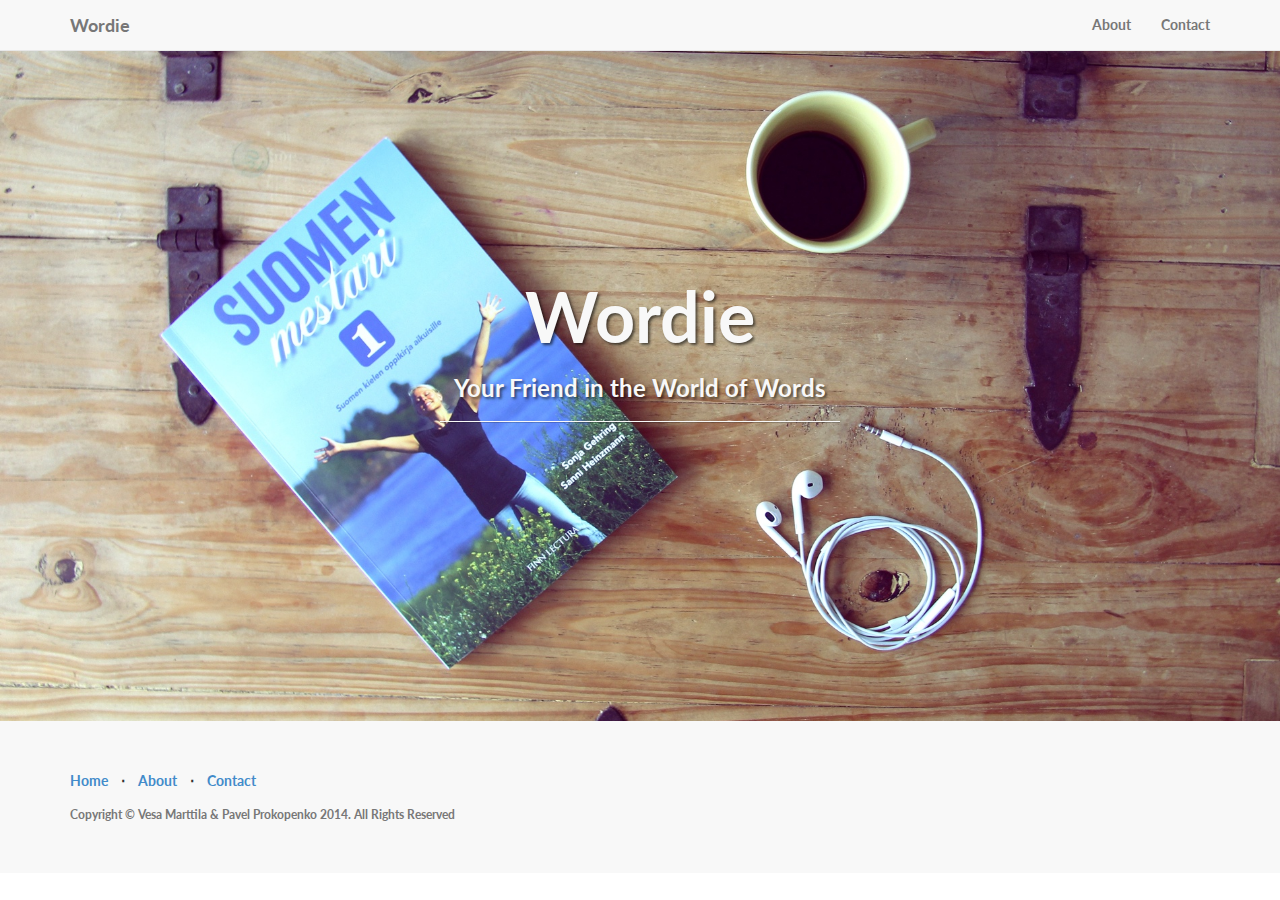
<file: landing-page/index.html>
<!DOCTYPE html>
<html lang="en">

<head>

    <meta charset="utf-8">
    <meta http-equiv="X-UA-Compatible" content="IE=edge">
    <meta name="viewport" content="width=device-width, initial-scale=1">
    <meta name="description" content="Wordie - Your Friend in the World of Words">
    <meta name="author" content="Vesa Marttila, Pavel Prokopenko">

    <title>Wordie - Your Friend in the World of Words</title>

    <!-- Bootstrap Core CSS -->
    <link href="css/bootstrap.min.css" rel="stylesheet">

    <!-- Custom CSS -->
    <link href="css/landing-page.css" rel="stylesheet">

    <!-- Custom Fonts -->
    <link href="font-awesome-4.1.0/css/font-awesome.min.css" rel="stylesheet" type="text/css">
    <link href="http://fonts.googleapis.com/css?family=Lato:300,400,700,300italic,400italic,700italic" rel="stylesheet" type="text/css">

    <!-- HTML5 Shim and Respond.js IE8 support of HTML5 elements and media queries -->
    <!-- WARNING: Respond.js doesn't work if you view the page via file:// -->
    <!--[if lt IE 9]>
        <script src="https://oss.maxcdn.com/libs/html5shiv/3.7.0/html5shiv.js"></script>
        <script src="https://oss.maxcdn.com/libs/respond.js/1.4.2/respond.min.js"></script>
    <![endif]-->

</head>

<body>

    <!-- Navigation -->
    <nav class="navbar navbar-default navbar-fixed-top" role="navigation">
        <div class="container">
            <!-- Brand and toggle get grouped for better mobile display -->
            <div class="navbar-header">
                <button type="button" class="navbar-toggle" data-toggle="collapse" data-target="#bs-example-navbar-collapse-1">
                    <span class="sr-only">Toggle navigation</span>
                    <span class="icon-bar"></span>
                    <span class="icon-bar"></span>
                    <span class="icon-bar"></span>
                </button>
                <a class="navbar-brand" href="#">Wordie</a>
            </div>
            <!-- Collect the nav links, forms, and other content for toggling -->
            <div class="collapse navbar-collapse" id="bs-example-navbar-collapse-1">
                <ul class="nav navbar-nav navbar-right">
                    <li>
                        <a href="#">About</a>
                    </li>
                    <li>
                        <a href="#">Contact</a>
                    </li>
                </ul>
            </div>
            <!-- /.navbar-collapse -->
        </div>
        <!-- /.container -->
    </nav>

    <!-- Header -->
    <div class="intro-header">

        <div class="container">

            <div class="row">
                <div class="col-lg-12">
                    <div class="intro-message">
                        <h1>Wordie</h1>
                        <h3>Your Friend in the World of Words</h3>
                        <hr class="intro-divider">
                    </div>
                </div>
            </div>

        </div>
        <!-- /.container -->

    </div>
    <!-- /.intro-header -->

    <!-- Page Content -->

    <!-- Footer -->
    <footer>
        <div class="container">
            <div class="row">
                <div class="col-lg-12">
                    <ul class="list-inline">
                        <li>
                            <a href="#home">Home</a>
                        </li>
                        <li class="footer-menu-divider">&sdot;</li>
                        <li>
                            <a href="#about">About</a>
                        </li>
                        <li class="footer-menu-divider">&sdot;</li>
                        <li>
                            <a href="#contact">Contact</a>
                        </li>
                    </ul>
                    <p class="copyright text-muted small">Copyright &copy; Vesa Marttila & Pavel Prokopenko 2014. All Rights Reserved</p>
                </div>
            </div>
        </div>
    </footer>

    <!-- jQuery Version 1.11.0 -->
    <script src="js/jquery-1.11.0.js"></script>

    <!-- Bootstrap Core JavaScript -->
    <script src="js/bootstrap.min.js"></script>

</body>

</html>
</file>
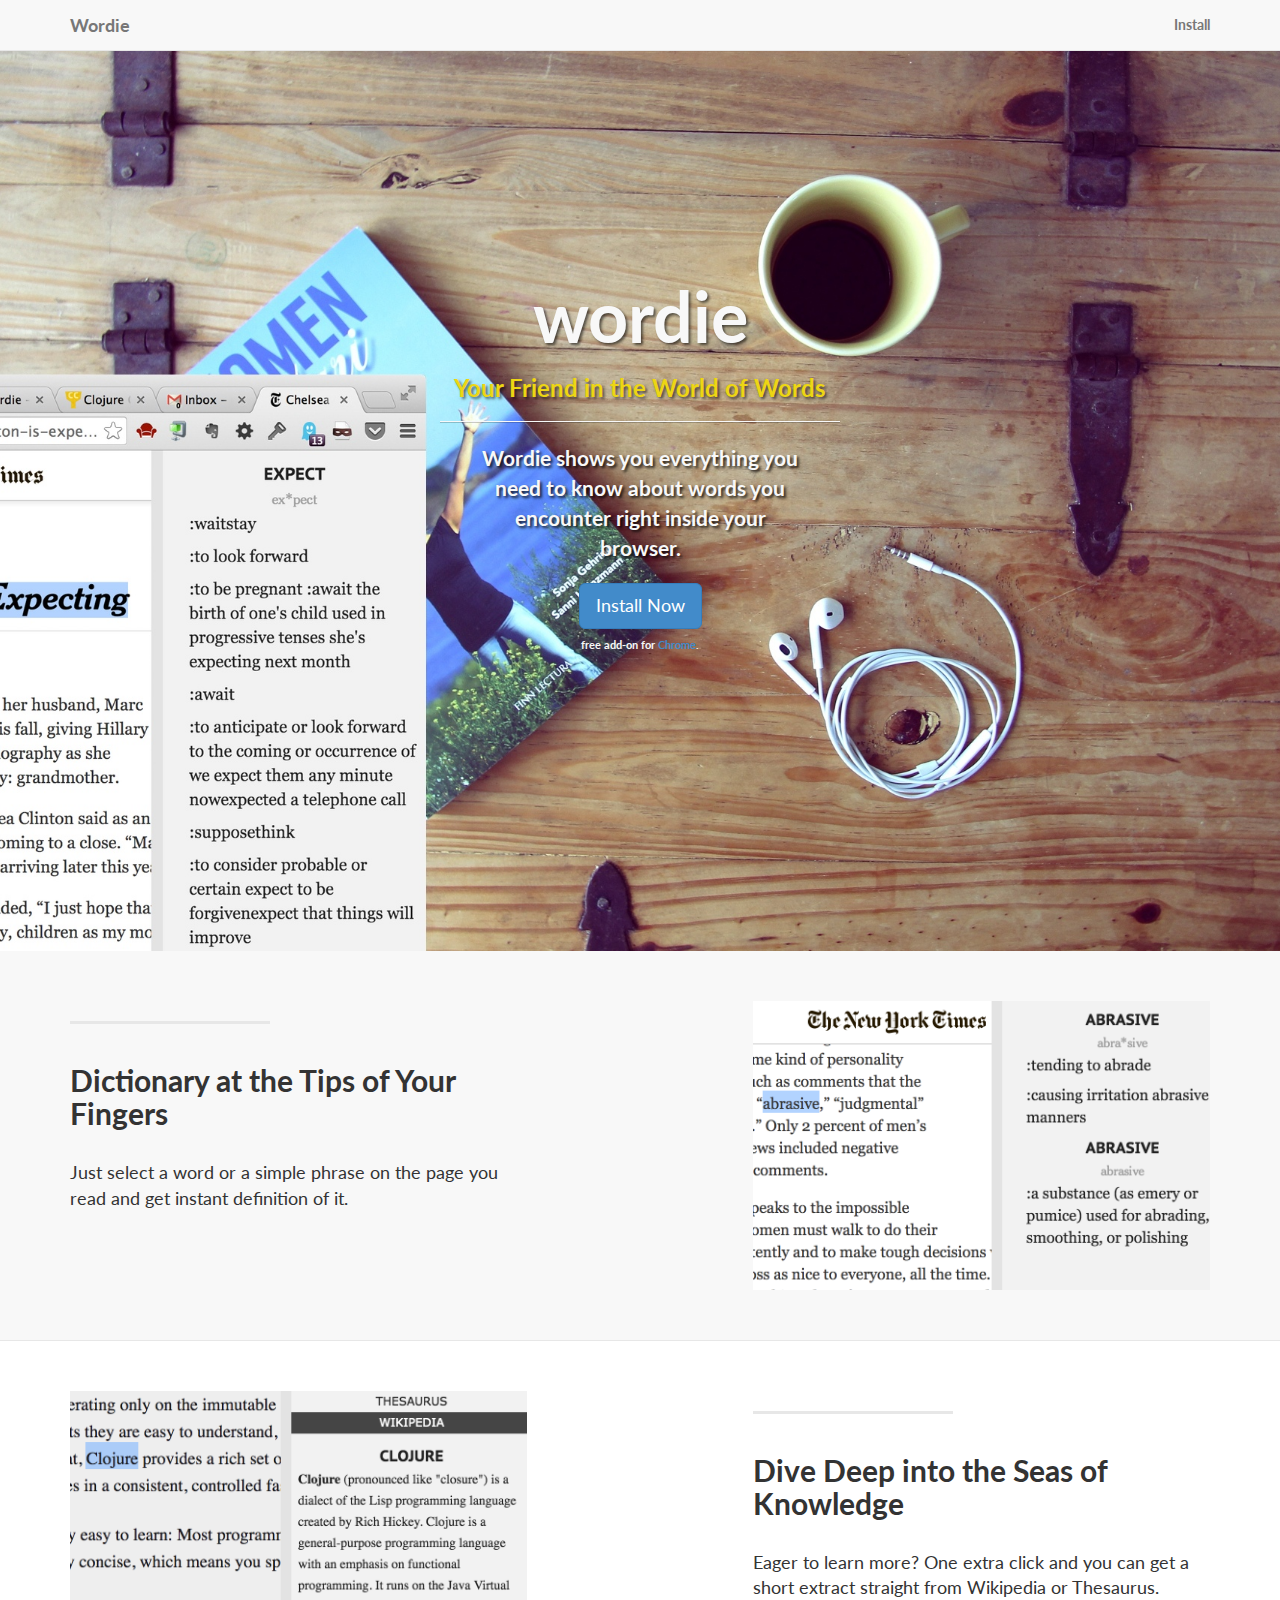
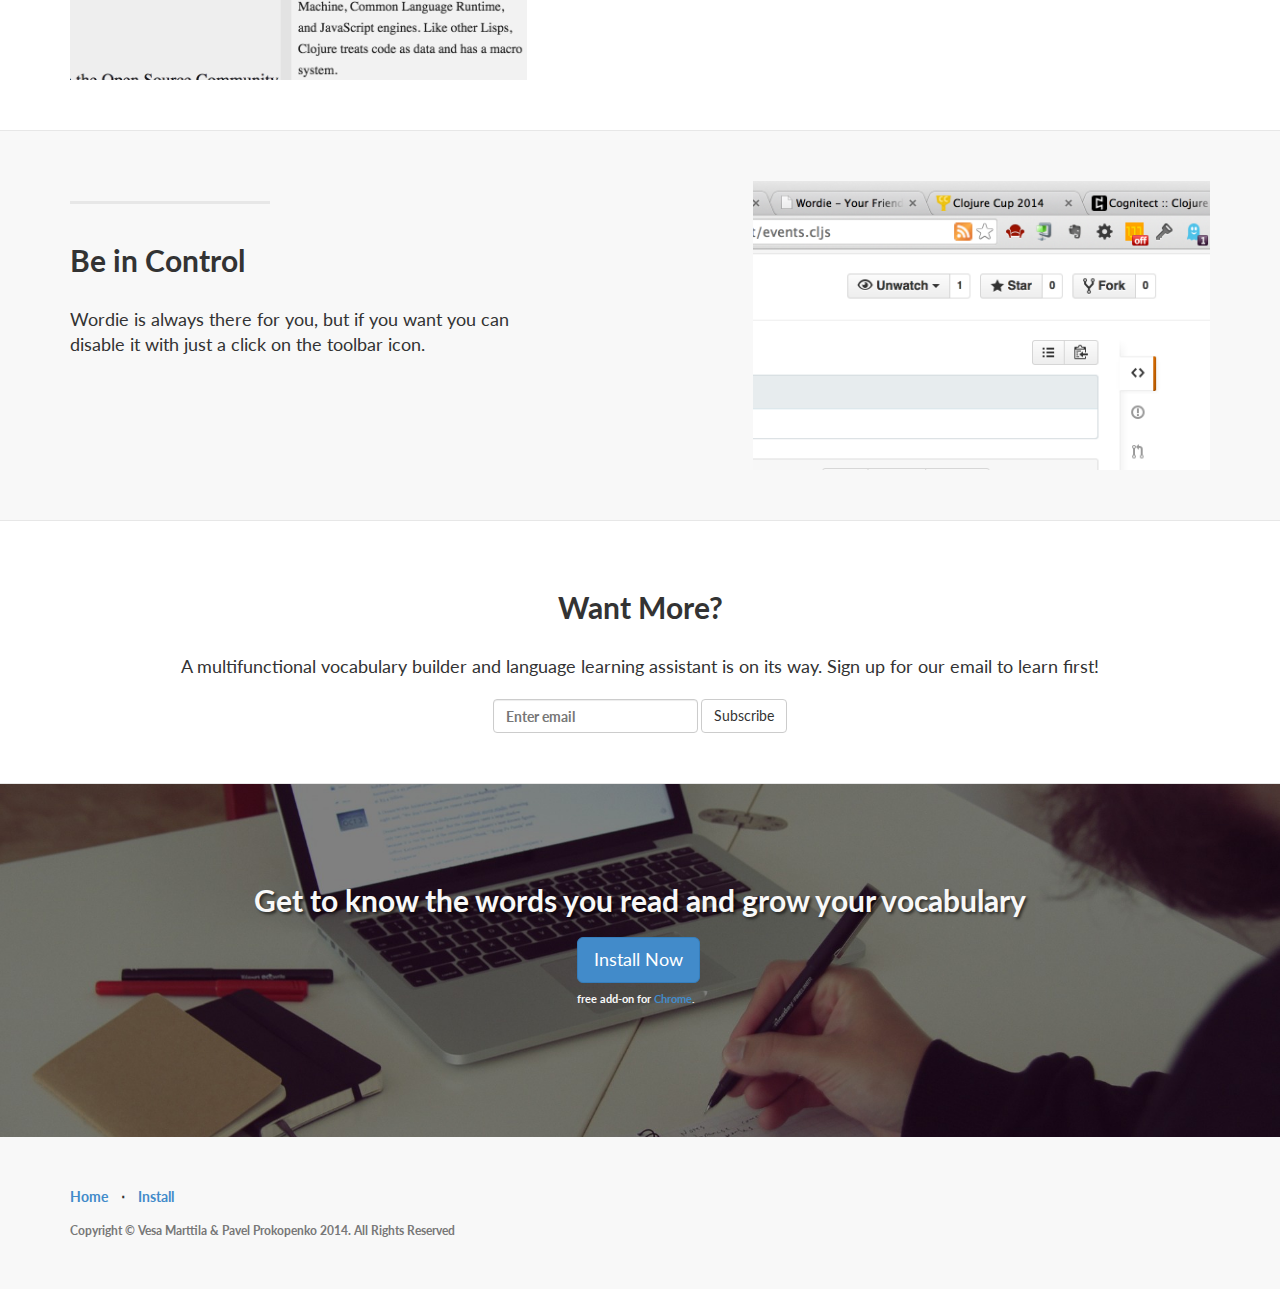
<file: www/index.html>
<!DOCTYPE html>
<html lang="en">

<head>

    <meta charset="utf-8">
    <meta http-equiv="X-UA-Compatible" content="IE=edge">
    <meta name="viewport" content="width=device-width, initial-scale=1">
    <meta name="description" content="Wordie - Your Friend in the World of Words">
    <meta name="author" content="Vesa Marttila, Pavel Prokopenko">

    <title>Wordie - Your Friend in the World of Words</title>

    <!-- Bootstrap Core CSS -->
    <link href="css/bootstrap.min.css" rel="stylesheet">

    <!-- Custom CSS -->
    <link href="css/landing-page.css" rel="stylesheet">

    <!-- Custom Fonts -->
    <link href="font-awesome-4.1.0/css/font-awesome.min.css" rel="stylesheet" type="text/css">
    <link href="http://fonts.googleapis.com/css?family=Lato:300,400,700,300italic,400italic,700italic" rel="stylesheet" type="text/css">

    <!-- HTML5 Shim and Respond.js IE8 support of HTML5 elements and media queries -->
    <!-- WARNING: Respond.js doesn't work if you view the page via file:// -->
    <!--[if lt IE 9]>
        <script src="https://oss.maxcdn.com/libs/html5shiv/3.7.0/html5shiv.js"></script>
        <script src="https://oss.maxcdn.com/libs/respond.js/1.4.2/respond.min.js"></script>
    <![endif]-->

</head>

<body>

    <!-- Navigation -->
    <nav class="navbar navbar-default navbar-fixed-top" role="navigation">
        <div class="container">
            <!-- Brand and toggle get grouped for better mobile display -->
            <div class="navbar-header">
                <button type="button" class="navbar-toggle" data-toggle="collapse" data-target="#bs-example-navbar-collapse-1">
                    <span class="sr-only">Toggle navigation</span>
                    <span class="icon-bar"></span>
                    <span class="icon-bar"></span>
                    <span class="icon-bar"></span>
                </button>
                <a class="navbar-brand" href="#">Wordie</a>
            </div>
            <!-- Collect the nav links, forms, and other content for toggling -->
            <div class="collapse navbar-collapse" id="bs-example-navbar-collapse-1">
                <ul class="nav navbar-nav navbar-right">
                    <li>
                        <a href="https://chrome.google.com/webstore/detail/wordie/hafedpnckgkbebobijbimiheahmolabh?hl=en&gl=FI">Install</a>
                    </li>
                </ul>
            </div>
            <!-- /.navbar-collapse -->
        </div>
        <!-- /.container -->
    </nav>

    <!-- Header -->
    <div class="intro-header">

        <div class="container">

            <div class="row">
                <div class="col-lg-12">
                    <div class="intro-message">
                        <h1>wordie</h1>
                        <h3>Your Friend in the World of Words</h3>
                        <hr class="intro-divider">
                        <p>Wordie shows you everything you need to know about words you encounter right inside your browser.</p>
                        <div class="install">
                          <a href="https://chrome.google.com/webstore/detail/wordie/hafedpnckgkbebobijbimiheahmolabh?hl=en&gl=FI" class="btn btn-primary btn-lg">Install Now</a>
                          <p>
                            free add-on for
                            <a href="http://www.google.com/chrome/" target="_blank">Chrome</a>.
                          </p>
                        </div>
                    </div>
                </div>
            </div>

        </div>
        <!-- /.container -->

    </div>
    <!-- /.intro-header -->

    <!-- Page Content -->

    <div class="content-section-a">

        <div class="container">

            <div class="row">
                <div class="col-lg-5 col-sm-6">
                    <hr class="section-heading-spacer">
                    <div class="clearfix"></div>
                    <h2 class="section-heading">Dictionary at the Tips of Your Fingers</h2>
                    <p class="lead">Just select a word or a simple phrase on the page you read and get instant definition of it.</p>
                </div>
                <div class="col-lg-5 col-lg-offset-2 col-sm-6">
                    <img class="img-responsive" src="img/select-word-screenshot.png" alt="">
                </div>
            </div>

        </div>
        <!-- /.container -->

    </div>
    <!-- /.content-section-a -->

    <div class="content-section-b">

        <div class="container">

            <div class="row">
                <div class="col-lg-5 col-lg-offset-1 col-sm-push-6  col-sm-6">
                    <hr class="section-heading-spacer">
                    <div class="clearfix"></div>
                    <h2 class="section-heading">Dive Deep into the Seas of Knowledge</h2>
                    <p class="lead">Eager to learn more? One extra click and you can get a short extract straight from Wikipedia or Thesaurus.</p>
                </div>
                <div class="col-lg-5 col-sm-pull-6  col-sm-6">
                    <img class="img-responsive" src="img/wikipedia-screenshot.png" alt="">
                </div>
            </div>

        </div>
        <!-- /.container -->

    </div>
    <!-- /.content-section-b -->

    <div class="content-section-a">

        <div class="container">

            <div class="row">
                <div class="col-lg-5 col-sm-6">
                    <hr class="section-heading-spacer">
                    <div class="clearfix"></div>
                    <h2 class="section-heading">Be in Control</h2>
                    <p class="lead">Wordie is always there for you, but if you want you can disable it with just a click on the toolbar icon.</p>
                </div>
                <div class="col-lg-5 col-lg-offset-2 col-sm-6">
                    <img class="img-responsive" src="img/be-in-control-screenshot.png" alt="">
                </div>
            </div>

        </div>
        <!-- /.container -->

    </div>
    <!-- /.content-section-a -->

<div class="content-section-b">

        <div class="container">

            <div class="row">
                <div class="col-lg-12 text-center">
                    <div class="clearfix"></div>
                    <h2 class="section-heading">Want More?</h2>
                    <p class="lead">A multifunctional vocabulary builder and language learning assistant is on its way. Sign up for our email to learn first!</p>
                    <!-- Begin MailChimp Signup Form -->
                    <div id="mc_embed_signup">
                      <form action="//clojurecup.us9.list-manage.com/subscribe/post?u=c74d4c716c203acfa624a4484&amp;id=2c3b863ce8" method="post" id="mc-embedded-subscribe-form" name="mc-embedded-subscribe-form" class="validate form-inline" target="_blank" novalidate>
                          <div id="mc_embed_signup_scroll">
                            <div class="mc-field-group form-group">
                              <label for="mce-EMAIL" class="sr-only">Email Address </label>
                              <input type="email" value="" name="EMAIL" class="required email form-control" id="mce-EMAIL" placeholder="Enter email">
                            </div>
                            <input type="submit" value="Subscribe" name="subscribe" id="mc-embedded-subscribe" class="button btn btn-default">
                            <div id="mce-responses" class="clear">
                              <div class="response" id="mce-error-response" style="display:none"></div>
                              <div class="response" id="mce-success-response" style="display:none"></div>
                            </div>    <!-- real people should not fill this in and expect good things - do not remove this or risk form bot signups-->
                            <div style="position: absolute; left: -5000px;"><input type="text" name="b_c74d4c716c203acfa624a4484_2c3b863ce8" tabindex="-1" value=""></div>
                          </div>
                      </form>
                    </div>
                    <script type='text/javascript' src='//s3.amazonaws.com/downloads.mailchimp.com/js/mc-validate.js'></script><script type='text/javascript'>(function($) {window.fnames = new Array(); window.ftypes = new Array();fnames[0]='EMAIL';ftypes[0]='email';fnames[1]='FNAME';ftypes[1]='text';fnames[2]='LNAME';ftypes[2]='text';}(jQuery));var $mcj = jQuery.noConflict(true);</script>
<!--End mc_embed_signup-->

                </div>
            </div>

        </div>
        <!-- /.container -->

    </div>
    <!-- /.content-section-b -->

    <div class="banner">

        <div class="container">

            <div class="row">
                <div class="col-lg-12">
                    <h2>Get to know the words you read and grow your vocabulary</h2>
                    <div class="install">
                        <a href="https://chrome.google.com/webstore/detail/wordie/hafedpnckgkbebobijbimiheahmolabh?hl=en&gl=FI" class="btn btn-primary btn-lg">Install Now</a>
                        <p>
                            free add-on for
                            <a href="http://www.google.com/chrome/" target="_blank">Chrome</a>.
                        </p>
                    </div>
                </div>
            </div>

        </div>
        <!-- /.container -->

    </div>
    <!-- /.banner -->

    <!-- Footer -->
    <footer>
        <div class="container">
            <div class="row">
                <div class="col-lg-12">
                    <ul class="list-inline">
                        <li>
                            <a href="#home">Home</a>
                        </li>
                        <li class="footer-menu-divider">&sdot;</li>
                        <li>
                            <a href="https://chrome.google.com/webstore/detail/wordie/hafedpnckgkbebobijbimiheahmolabh?hl=en&gl=FI">Install</a>
                        </li>
                    </ul>
                    <p class="copyright text-muted small">Copyright &copy; Vesa Marttila & Pavel Prokopenko 2014. All Rights Reserved</p>
                </div>
            </div>
        </div>
    </footer>

    <!-- jQuery Version 1.11.0 -->
    <script src="js/jquery-1.11.0.js"></script>

    <!-- Bootstrap Core JavaScript -->
    <script src="js/bootstrap.min.js"></script>

    <script>
      (function(i,s,o,g,r,a,m){i['GoogleAnalyticsObject']=r;i[r]=i[r]||function(){
      (i[r].q=i[r].q||[]).push(arguments)},i[r].l=1*new Date();a=s.createElement(o),
      m=s.getElementsByTagName(o)[0];a.async=1;a.src=g;m.parentNode.insertBefore(a,m)
      })(window,document,'script','//www.google-analytics.com/analytics.js','ga');
      ga('create', 'UA-48122999-3', 'auto');
      ga('send', 'pageview');
    </script>

</body>

</html>
</file>
<file: landing-page/css/landing-page.css>
/*!
 * Start Bootstrap - Landing Page Bootstrap Theme (http://startbootstrap.com)
 * Code licensed under the Apache License v2.0.
 * For details, see http://www.apache.org/licenses/LICENSE-2.0.
 */

body,
html {
    width: 100%;
    height: 100%;
}

body,
h1,
h2,
h3,
h4,
h5,
h6 {
    font-family: "Lato","Helvetica Neue",Helvetica,Arial,sans-serif;
    font-weight: 700;
}

.lead {
    font-size: 18px;
    font-weight: 400;
}

.intro-header {
    padding-top: 50px; /* If you're making other pages, make sure there is 50px of padding to make sure the navbar doesn't overlap content! */
    padding-bottom: 50px;
    text-align: center;
    color: #f8f8f8;
    background: url(../img/intro-bg.jpg) no-repeat center center;
    background-size: cover;
}

.intro-message {
    position: relative;
    padding-top: 20%;
    padding-bottom: 20%;
}

.intro-message > h1 {
    margin: 0;
    text-shadow: 2px 2px 3px rgba(0,0,0,0.6);
    font-size: 5em;
}

.intro-divider {
    width: 400px;
    border-top: 1px solid #f8f8f8;
    border-bottom: 1px solid rgba(0,0,0,0.2);
}

.intro-message > h3 {
    text-shadow: 2px 2px 3px rgba(0,0,0,0.6);
}

@media(max-width:767px) {
    .intro-message {
        padding-bottom: 15%;
    }

    .intro-message > h1 {
        font-size: 3em;
    }

    ul.intro-social-buttons > li {
        display: block;
        margin-bottom: 20px;
        padding: 0;
    }

    ul.intro-social-buttons > li:last-child {
        margin-bottom: 0;
    }

    .intro-divider {
        width: 100%;
    }
}

.network-name {
    text-transform: uppercase;
    font-size: 14px;
    font-weight: 400;
    letter-spacing: 2px;
}

.content-section-a {
    padding: 50px 0;
    background-color: #f8f8f8;
}

.content-section-b {
    padding: 50px 0;
    border-top: 1px solid #e7e7e7;
    border-bottom: 1px solid #e7e7e7;
}

.section-heading {
    margin-bottom: 30px;
}

.section-heading-spacer {
    float: left;
    width: 200px;
    border-top: 3px solid #e7e7e7;
}

.banner {
    padding: 100px 0;
    color: #f8f8f8;
    background: url(../img/banner-bg.jpg) no-repeat center center;
    background-size: cover;
}

.banner h2 {
    margin: 0;
    text-shadow: 2px 2px 3px rgba(0,0,0,0.6);
    font-size: 3em;
}

.banner ul {
    margin-bottom: 0;
}

.banner-social-buttons {
    float: right;
    margin-top: 0;
}

@media(max-width:1199px) {
    ul.banner-social-buttons {
        float: left;
        margin-top: 15px;
    }
}

@media(max-width:767px) {
    .banner h2 {
        margin: 0;
        text-shadow: 2px 2px 3px rgba(0,0,0,0.6);
        font-size: 3em;
    }

    ul.banner-social-buttons > li {
        display: block;
        margin-bottom: 20px;
        padding: 0;
    }

    ul.banner-social-buttons > li:last-child {
        margin-bottom: 0;
    }
}

footer {
    padding: 50px 0;
    background-color: #f8f8f8;
}

p.copyright {
    margin: 15px 0 0;
}
</file>
<file: www/css/landing-page.css>
/*!
 * Start Bootstrap - Landing Page Bootstrap Theme (http://startbootstrap.com)
 * Code licensed under the Apache License v2.0.
 * For details, see http://www.apache.org/licenses/LICENSE-2.0.
 */

body,
html {
    width: 100%;
    height: 100%;
}

body,
h1,
h2,
h3,
h4,
h5,
h6 {
    font-family: "Lato","Helvetica Neue",Helvetica,Arial,sans-serif;
    font-weight: 700;
}

.lead {
    font-size: 18px;
    font-weight: 400;
}

.intro-header {
    padding-top: 50px; /* If you're making other pages, make sure there is 50px of padding to make sure the navbar doesn't overlap content! */
    padding-bottom: 50px;
    text-align: center;
    color: #f8f8f8;
    background: url(../img/intro-bg.jpg) no-repeat center center;
    background-size: cover;
}

.intro-message {
    position: relative;
    padding-top: 20%;
    padding-bottom: 20%;
}

.intro-message > h1 {
    margin: 0;
    text-shadow: 2px 2px 3px rgba(0,0,0,0.6);
    font-size: 5em;
}

.intro-divider {
    width: 400px;
    border-top: 1px solid #f8f8f8;
    border-bottom: 1px solid rgba(0,0,0,0.2);
}

.intro-message > h3 {
    color: #EDD613;
    text-shadow: 2px 2px 3px rgba(0,0,0,0.6);
}

.intro-message p {
    font-size: 1.5em;
    width: 320px;
    margin: auto;
    text-shadow: 2px 2px 3px rgba(0,0,0,0.85);
}

.install {
    margin: auto;
    padding: 20px 0;
}

.install .install-button {
    background-color: #428bca;
    border-color: #357ebd;
}

.install p {
    padding-top: 8px;
    font-size: 0.8em;
    text-shadow: none;
}

@media(max-width:767px) {
    .intro-message {
        padding-bottom: 15%;
    }

    .intro-message > h1 {
        font-size: 3em;
    }

    ul.intro-social-buttons > li {
        display: block;
        margin-bottom: 20px;
        padding: 0;
    }

    ul.intro-social-buttons > li:last-child {
        margin-bottom: 0;
    }

    .intro-divider {
        width: 100%;
    }
}

.network-name {
    text-transform: uppercase;
    font-size: 14px;
    font-weight: 400;
    letter-spacing: 2px;
}

.content-section-a {
    padding: 50px 0;
    background-color: #f8f8f8;
}

.content-section-b {
    padding: 50px 0;
    border-top: 1px solid #e7e7e7;
    border-bottom: 1px solid #e7e7e7;
}

.section-heading {
    margin-bottom: 30px;
}

.section-heading-spacer {
    float: left;
    width: 200px;
    border-top: 3px solid #e7e7e7;
}

.banner {
    padding: 100px 0;
    color: #f8f8f8;
    background: url(../img/banner-bg.jpg) no-repeat center center;
    background-size: cover;
}

.banner h2 {
    margin: 0;
    text-shadow: 2px 2px 3px rgba(0,0,0,0.6);
    text-align: center;
}

.banner .install {
    width: 126px;
}

.banner ul {
    margin-bottom: 0;
}

.banner-social-buttons {
    float: right;
    margin-top: 0;
}

@media(max-width:1199px) {
    ul.banner-social-buttons {
        float: left;
        margin-top: 15px;
    }
}

@media(max-width:767px) {
    .banner h2 {
        margin: 0;
        text-shadow: 2px 2px 3px rgba(0,0,0,0.6);
    }

    ul.banner-social-buttons > li {
        display: block;
        margin-bottom: 20px;
        padding: 0;
    }

    ul.banner-social-buttons > li:last-child {
        margin-bottom: 0;
    }
}

footer {
    padding: 50px 0;
    background-color: #f8f8f8;
}

p.copyright {
    margin: 15px 0 0;
}

#mc_embed_signup div.mce_inline_error {
    display: none;
}
</file>
